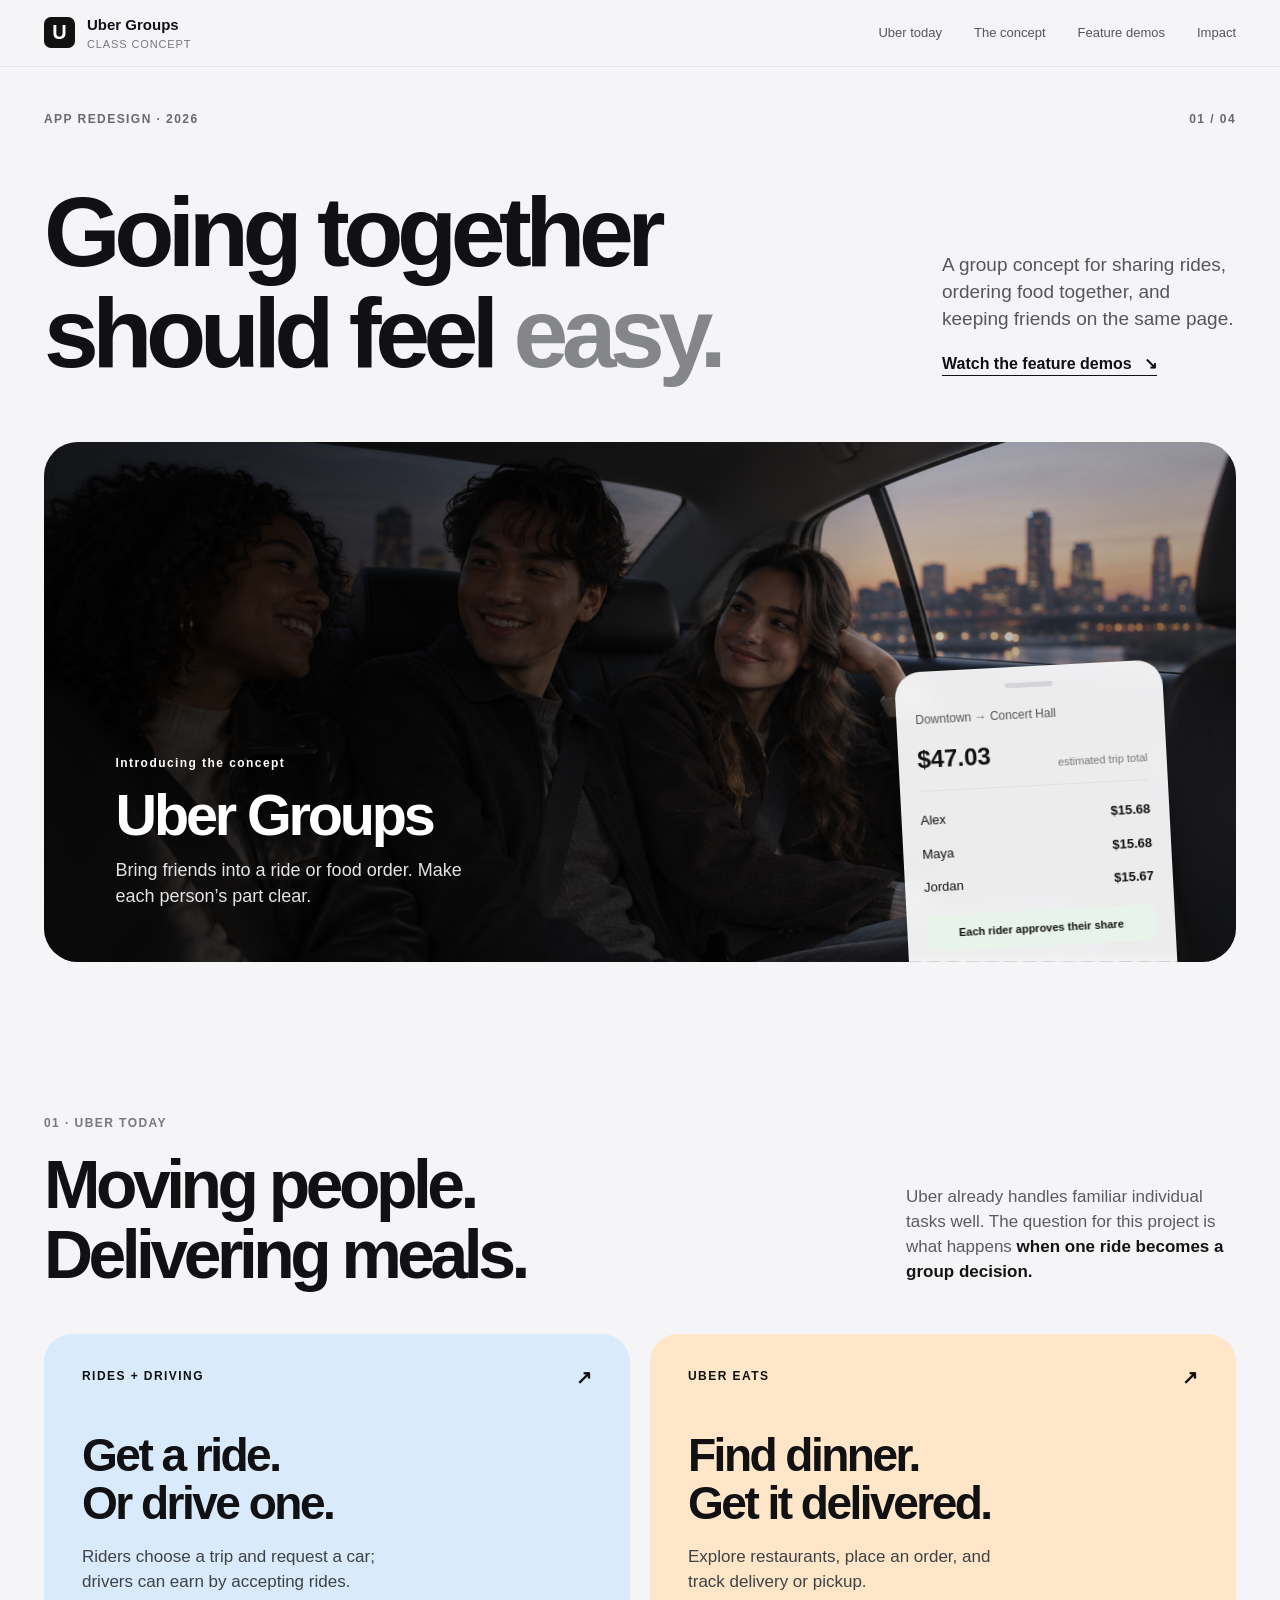
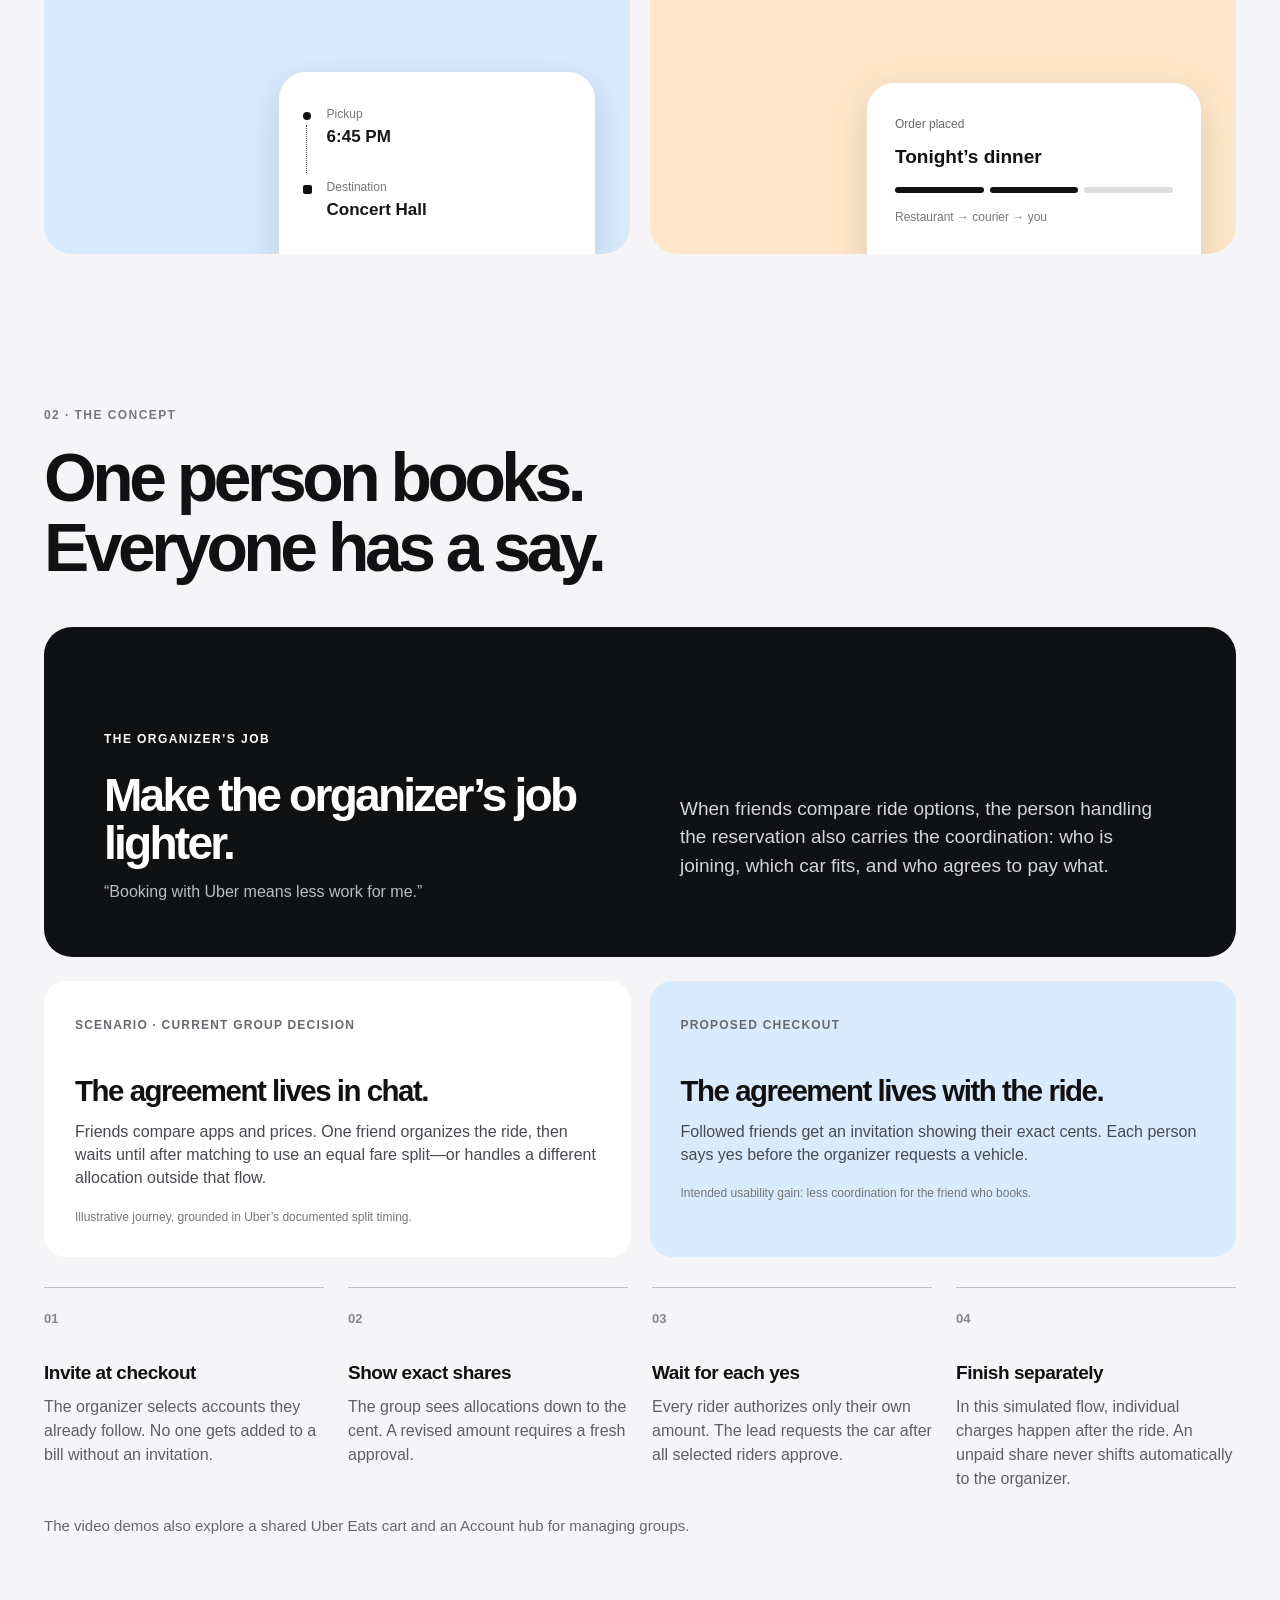
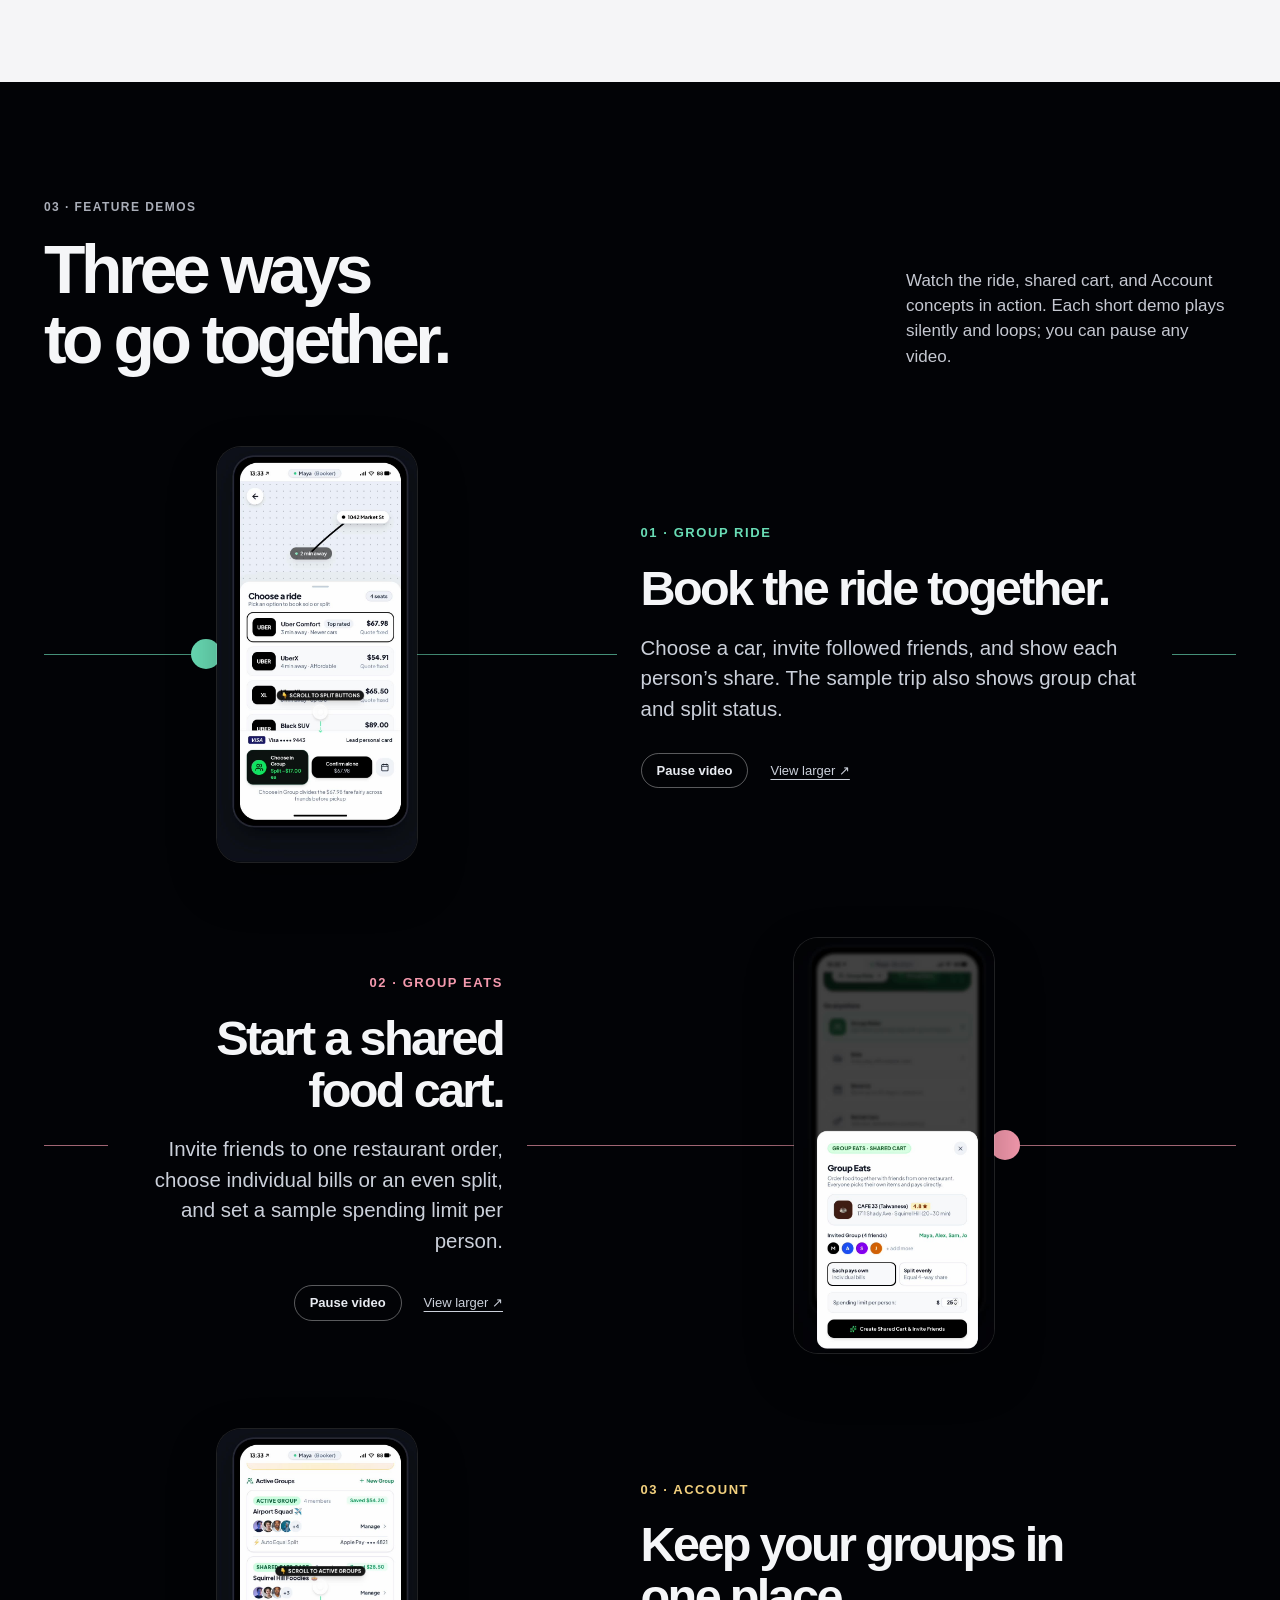
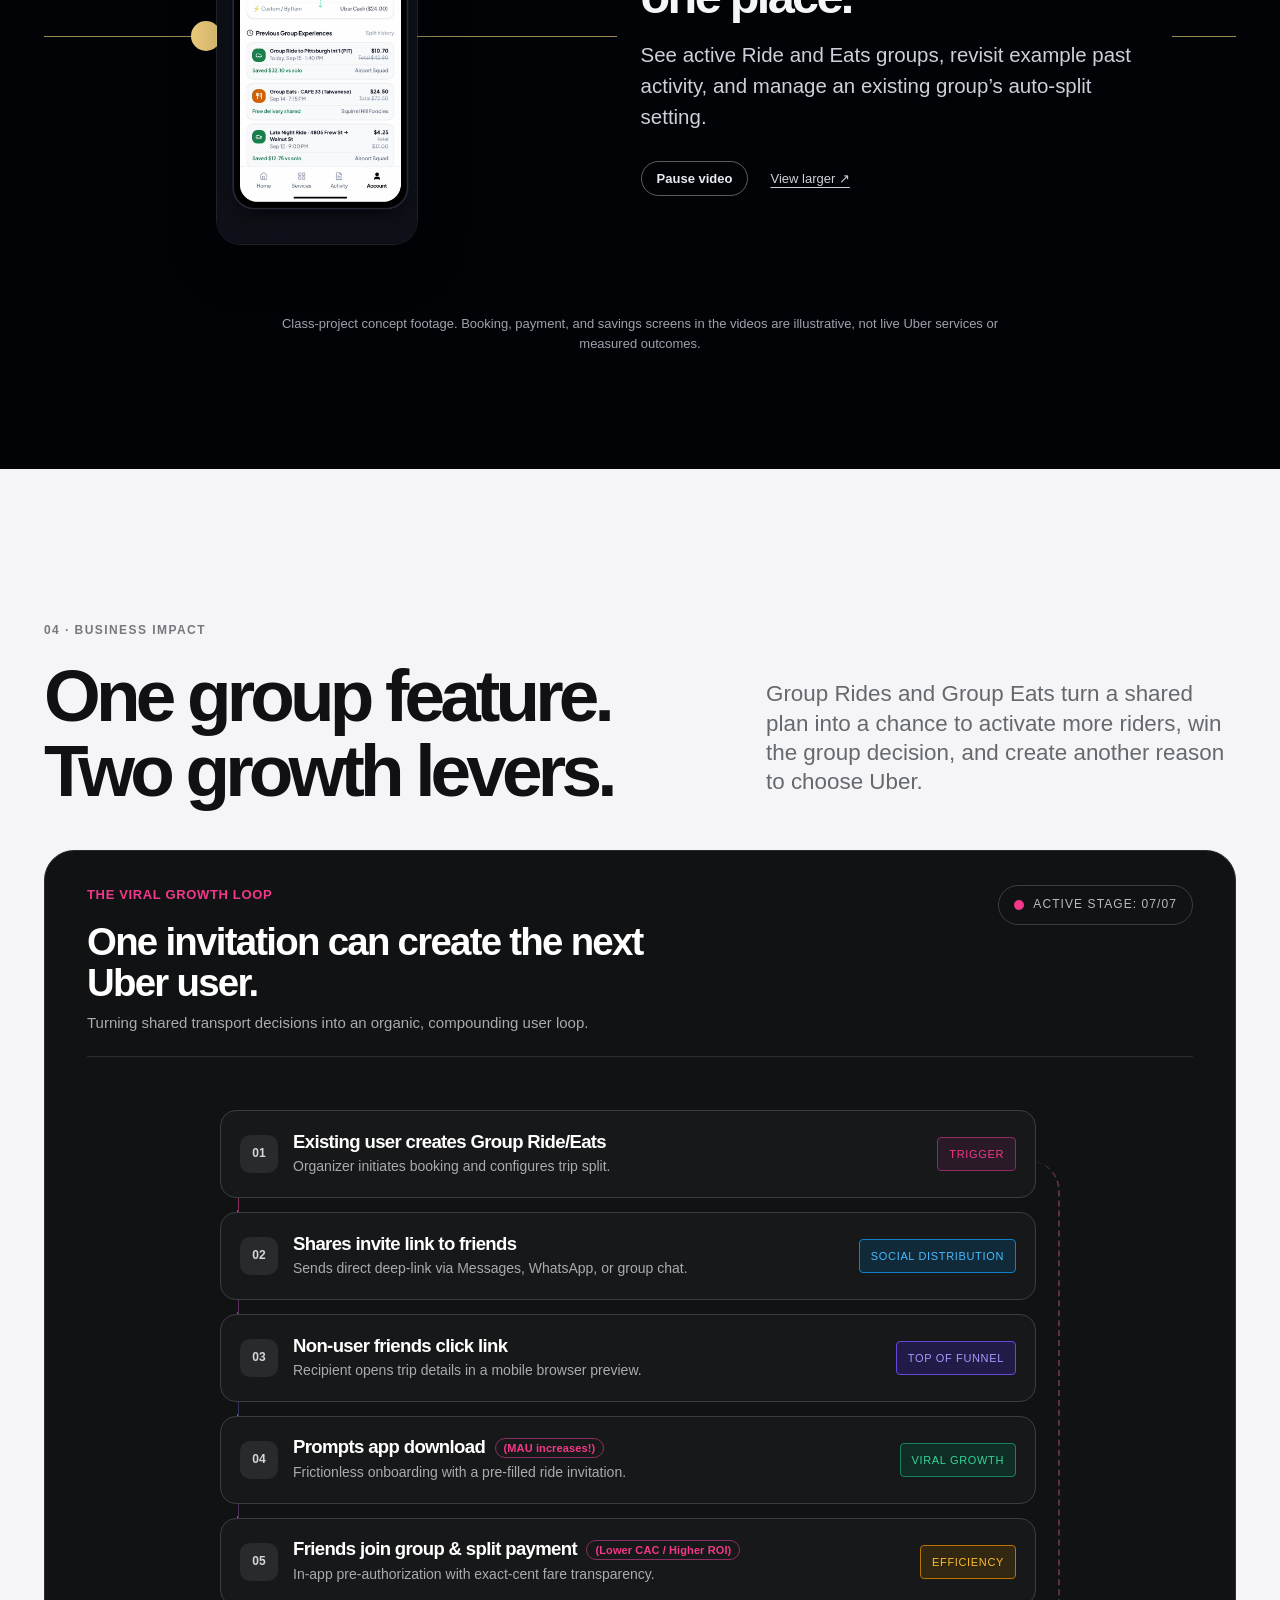
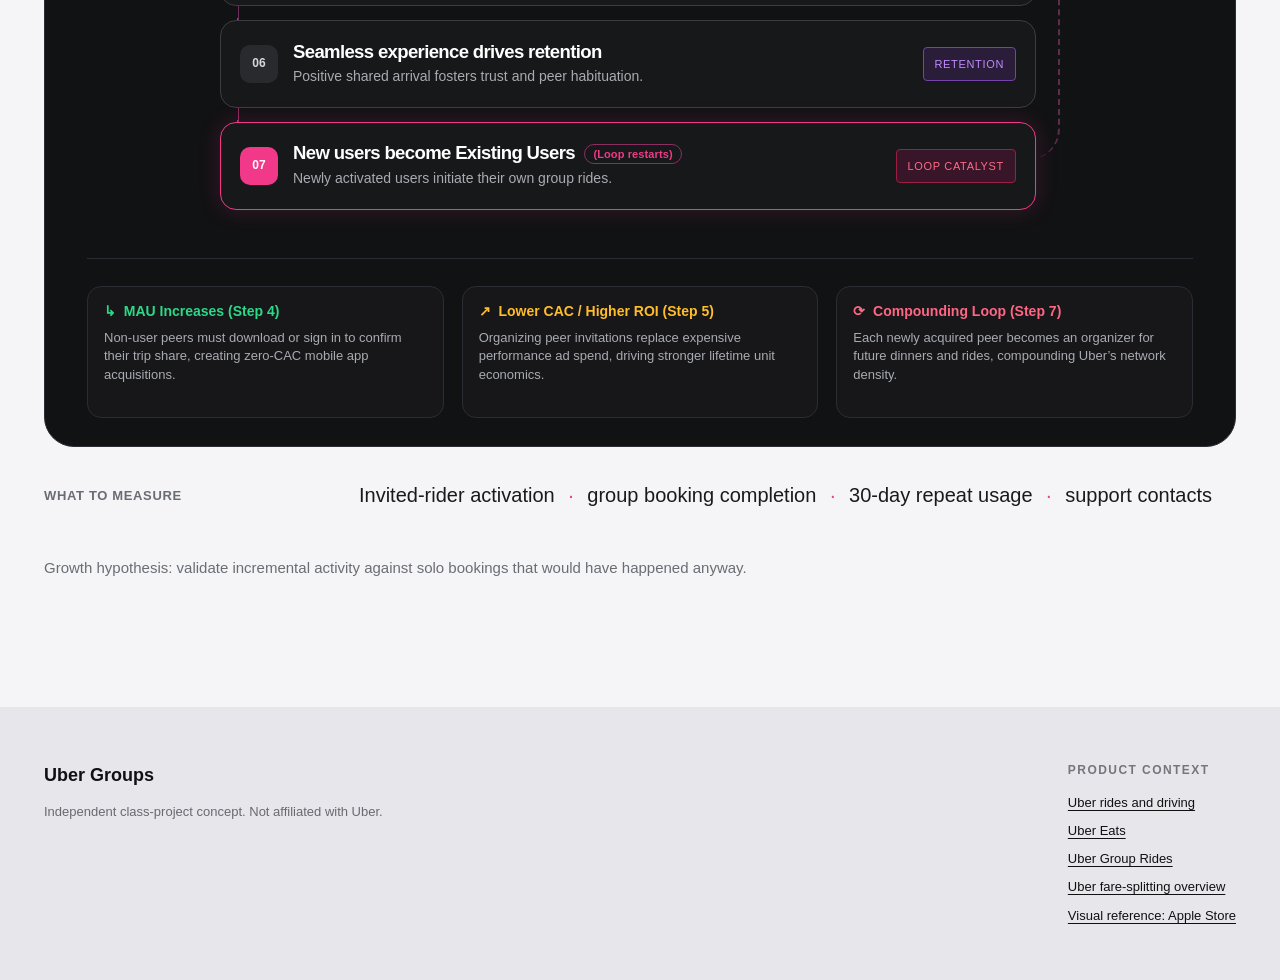
<file: index.html>
<!doctype html>
<html lang="en">
  <head>
    <meta charset="utf-8">
    <meta name="viewport" content="width=device-width, initial-scale=1">
    <meta name="theme-color" content="#f5f5f7">
    <meta name="description" content="Uber Groups: a class-project redesign of group rides, shared food orders, and group management, with three video demos and business hypotheses.">
    <title>Uber Groups — Three feature demos</title>
    <link rel="icon" type="image/svg+xml" href="data:image/svg+xml,%3Csvg xmlns='http://www.w3.org/2000/svg' viewBox='0 0 64 64'%3E%3Crect width='64' height='64' rx='15' fill='%23000000'/%3E%3Ccircle cx='24' cy='33' r='8' fill='white'/%3E%3Ccircle cx='41' cy='33' r='8' fill='white'/%3E%3C/svg%3E">
    <link rel="stylesheet" href="style.css">
    <script defer src="app.js"></script>
  </head>
  <body>
    <a class="skip-link" href="#main">Skip to content</a>
    <header class="site-header">
      <nav class="nav shell" aria-label="Main navigation">
        <a class="brand" href="#top" aria-label="Uber Groups, top of page"><span class="brand-square">U</span><span>Uber Groups <small>Class concept</small></span></a>
        <div class="nav-links"><a href="#today">Uber today</a><a href="#concept">The concept</a><a href="#prototype">Feature demos</a><a href="#impact">Impact</a></div><a class="mobile-nav" href="#prototype">Feature demos ↘</a>
      </nav>
    </header>
    <main id="main">
      <section id="top" class="hero shell">
        <div class="hero-topline"><span>APP REDESIGN · 2026</span><span>01 / 04</span></div>
        <div class="hero-intro"><h1>Going together<br>should feel <em>easy.</em></h1><div><p>A group concept for sharing rides, ordering food together, and keeping friends on the same page.</p><a class="text-link" href="#prototype">Watch the feature demos <span aria-hidden="true">↘</span></a></div></div>
        <div class="hero-feature" aria-label="Uber Groups concept preview">
          <div class="hero-feature-copy"><span class="eyebrow">Introducing the concept</span><h2>Uber Groups</h2><p>Bring friends into a ride or food order. Make each person’s part clear.</p></div>
          <div class="hero-mini-phone" aria-hidden="true"><div class="mini-handle"></div><div class="mini-route">Downtown → Concert Hall</div><div class="mini-fare"><strong>$47.03</strong><span>estimated trip total</span></div><div class="mini-split"><span>Alex</span><b>$15.68</b></div><div class="mini-split"><span>Maya</span><b>$15.68</b></div><div class="mini-split"><span>Jordan</span><b>$15.67</b></div><div class="mini-approval">Each rider approves their share</div></div>
        </div>
      </section>

      <section id="today" class="section shell">
        <div class="section-heading"><div><span class="section-number">01 · UBER TODAY</span><h2>Moving people.<br>Delivering meals.</h2></div><p>Uber already handles familiar individual tasks well. The question for this project is what happens <strong>when one ride becomes a group decision.</strong></p></div>
        <div class="today-grid">
          <article class="today-card rides-card"><div class="card-top"><span>RIDES + DRIVING</span><span aria-hidden="true">↗</span></div><h3>Get a ride.<br>Or drive one.</h3><p>Riders choose a trip and request a car; drivers can earn by accepting rides.</p><div class="rides-visual" aria-hidden="true"><span class="route-dot"></span><span class="route-line"></span><span class="route-dot end"></span><div>Pickup <b>6:45 PM</b></div><div>Destination <b>Concert Hall</b></div></div></article>
          <article class="today-card eats-card"><div class="card-top"><span>UBER EATS</span><span aria-hidden="true">↗</span></div><h3>Find dinner.<br>Get it delivered.</h3><p>Explore restaurants, place an order, and track delivery or pickup.</p><div class="eats-visual" aria-hidden="true"><span>Order placed</span><strong>Tonight’s dinner</strong><div class="eats-progress"><i></i><i></i><i></i></div><small>Restaurant → courier → you</small></div></article>
        </div>
      </section>

      <section id="concept" class="section shell concept-section">
        <div class="section-heading"><div><span class="section-number">02 · THE CONCEPT</span><h2>One person books.<br>Everyone has a say.</h2></div></div>
        <div class="concept-card"><div class="concept-left"><span class="eyebrow">THE ORGANIZER’S JOB</span><h3>Make the organizer’s job lighter.</h3><p class="korean">“Booking with Uber means less work for me.”</p></div><div class="concept-right"><p>When friends compare ride options, the person handling the reservation also carries the coordination: who is joining, which car fits, and who agrees to pay what.</p></div></div>
        <div class="usability-pair" aria-label="Group decision before and after this concept">
          <article><span>SCENARIO · CURRENT GROUP DECISION</span><h3>The agreement lives in chat.</h3><p>Friends compare apps and prices. One friend organizes the ride, then waits until after matching to use an equal fare split—or handles a different allocation outside that flow.</p><small>Illustrative journey, grounded in Uber’s documented split timing.</small></article>
          <article><span>PROPOSED CHECKOUT</span><h3>The agreement lives with the ride.</h3><p>Followed friends get an invitation showing their exact cents. Each person says yes before the organizer requests a vehicle.</p><small>Intended usability gain: less coordination for the friend who books.</small></article>
        </div>
        <div class="mechanism-grid"><article><span>01</span><h3>Invite at checkout</h3><p>The organizer selects accounts they already follow. No one gets added to a bill without an invitation.</p></article><article><span>02</span><h3>Show exact shares</h3><p>The group sees allocations down to the cent. A revised amount requires a fresh approval.</p></article><article><span>03</span><h3>Wait for each yes</h3><p>Every rider authorizes only their own amount. The lead requests the car after all selected riders approve.</p></article><article><span>04</span><h3>Finish separately</h3><p>In this simulated flow, individual charges happen after the ride. An unpaid share never shifts automatically to the organizer.</p></article></div>
        <p class="concept-extension">The video demos also explore a shared Uber Eats cart and an Account hub for managing groups.</p>
      </section>

      <section id="prototype" class="section prototype-section">
        <div class="shell">
          <div class="section-heading">
            <div><span class="section-number">03 · FEATURE DEMOS</span><h2>Three ways<br>to go together.</h2></div>
            <p>Watch the ride, shared cart, and Account concepts in action. Each short demo plays silently and loops; you can pause any video.</p>
          </div>
          <div class="feature-video-grid">
            <article class="feature-card feature-card--ride">
              <div class="feature-card-copy"><span class="feature-kicker">01 · GROUP RIDE</span><h3>Book the ride together.</h3><p>Choose a car, invite followed friends, and show each person’s share. The sample trip also shows group chat and split status.</p><div class="feature-card-controls"><button type="button" class="video-toggle" data-video="video-ride" data-title="Group Ride">Pause video</button><a href="assets/group-ride.mp4" target="_blank" rel="noopener noreferrer">View larger ↗</a></div></div>
              <div class="feature-media">
                <video id="video-ride" autoplay muted loop playsinline preload="metadata" poster="assets/group-ride-poster.jpg" width="716" height="1486" aria-label="Group Ride concept walkthrough">
                  <source src="assets/group-ride.mp4" type="video/mp4">
                  <a href="assets/group-ride.mp4">Watch the Group Ride video</a>
                </video>
              </div>
            </article>
            <article class="feature-card feature-card--eats">
              <div class="feature-card-copy"><span class="feature-kicker">02 · GROUP EATS</span><h3>Start a shared food cart.</h3><p>Invite friends to one restaurant order, choose individual bills or an even split, and set a sample spending limit per person.</p><div class="feature-card-controls"><button type="button" class="video-toggle" data-video="video-eats" data-title="Group Eats">Pause video</button><a href="assets/group-eats.mp4" target="_blank" rel="noopener noreferrer">View larger ↗</a></div></div>
              <div class="feature-media">
                <video id="video-eats" autoplay muted loop playsinline preload="metadata" poster="assets/group-eats-poster.jpg" width="716" height="1486" aria-label="Group Eats shared-cart concept walkthrough">
                  <source src="assets/group-eats.mp4" type="video/mp4">
                  <a href="assets/group-eats.mp4">Watch the Group Eats video</a>
                </video>
              </div>
            </article>
            <article class="feature-card feature-card--account">
              <div class="feature-card-copy"><span class="feature-kicker">03 · ACCOUNT</span><h3>Keep your groups in one place.</h3><p>See active Ride and Eats groups, revisit example past activity, and manage an existing group’s auto-split setting.</p><div class="feature-card-controls"><button type="button" class="video-toggle" data-video="video-account" data-title="Account">Pause video</button><a href="assets/account-groups.mp4" target="_blank" rel="noopener noreferrer">View larger ↗</a></div></div>
              <div class="feature-media">
                <video id="video-account" autoplay muted loop playsinline preload="metadata" poster="assets/account-groups-poster.jpg" width="716" height="1486" aria-label="Account groups hub concept walkthrough">
                  <source src="assets/account-groups.mp4" type="video/mp4">
                  <a href="assets/account-groups.mp4">Watch the Account video</a>
                </video>
              </div>
            </article>
          </div>
          <p class="feature-disclaimer">Class-project concept footage. Booking, payment, and savings screens in the videos are illustrative, not live Uber services or measured outcomes.</p>
        </div>
      </section>

      <section id="impact" class="section shell impact-section">
        <div class="section-heading impact-intro">
          <div><span class="section-number">04 · BUSINESS IMPACT</span><h2>One group feature.<br>Two growth levers.</h2></div>
          <p>Group Rides and Group Eats turn a shared plan into a chance to activate more riders, win the group decision, and create another reason to choose Uber.</p>
        </div>
        <div class="growth-loop">
          <div class="growth-loop-head">
            <div><span class="growth-loop-kicker">THE VIRAL GROWTH LOOP</span><h3>One invitation can create the next<br class="desktop-break"> Uber user.</h3><p>Turning shared transport decisions into an organic, compounding user loop.</p></div>
            <span class="growth-loop-status"><i aria-hidden="true"></i> ACTIVE STAGE: 07/07</span>
          </div>
          <div class="growth-steps">
            <article class="growth-step growth-step--trigger"><span class="step-number">01</span><div><h4>Existing user creates Group Ride/Eats</h4><p>Organizer initiates booking and configures trip split.</p></div><span class="growth-tag growth-tag--pink">TRIGGER</span></article>
            <article class="growth-step"><span class="step-number">02</span><div><h4>Shares invite link to friends</h4><p>Sends direct deep-link via Messages, WhatsApp, or group chat.</p></div><span class="growth-tag growth-tag--blue">SOCIAL DISTRIBUTION</span></article>
            <article class="growth-step"><span class="step-number">03</span><div><h4>Non-user friends click link</h4><p>Recipient opens trip details in a mobile browser preview.</p></div><span class="growth-tag growth-tag--violet">TOP OF FUNNEL</span></article>
            <article class="growth-step"><span class="step-number">04</span><div><h4>Prompts app download <b>(MAU increases!)</b></h4><p>Frictionless onboarding with a pre-filled ride invitation.</p></div><span class="growth-tag growth-tag--green">VIRAL GROWTH</span></article>
            <article class="growth-step"><span class="step-number">05</span><div><h4>Friends join group &amp; split payment <b>(Lower CAC / Higher ROI)</b></h4><p>In-app pre-authorization with exact-cent fare transparency.</p></div><span class="growth-tag growth-tag--amber">EFFICIENCY</span></article>
            <article class="growth-step"><span class="step-number">06</span><div><h4>Seamless experience drives retention</h4><p>Positive shared arrival fosters trust and peer habituation.</p></div><span class="growth-tag growth-tag--lilac">RETENTION</span></article>
            <article class="growth-step growth-step--catalyst"><span class="step-number">07</span><div><h4>New users become Existing Users <b>(Loop restarts)</b></h4><p>Newly activated users initiate their own group rides.</p></div><span class="growth-tag growth-tag--rose">LOOP CATALYST</span></article>
          </div>
          <div class="growth-outcomes">
            <article><strong>↳ &nbsp;MAU Increases (Step 4)</strong><p>Non-user peers must download or sign in to confirm their trip share, creating zero-CAC mobile app acquisitions.</p></article>
            <article><strong>↗ &nbsp;Lower CAC / Higher ROI (Step 5)</strong><p>Organizing peer invitations replace expensive performance ad spend, driving stronger lifetime unit economics.</p></article>
            <article><strong>⟳ &nbsp;Compounding Loop (Step 7)</strong><p>Each newly acquired peer becomes an organizer for future dinners and rides, compounding Uber’s network density.</p></article>
          </div>
        </div>
        <div class="measure-row"><strong>WHAT TO MEASURE</strong><p>Invited-rider activation <span>·</span> group booking completion <span>·</span> 30-day repeat usage <span>·</span> support contacts</p></div>
        <p class="growth-hypothesis">Growth hypothesis: validate incremental activity against solo bookings that would have happened anyway.</p>
      </section>

    </main>
    <footer class="footer"><div class="shell footer-inner"><div><strong>Uber Groups</strong><p>Independent class-project concept. Not affiliated with Uber.</p></div><div class="source-links"><span>PRODUCT CONTEXT</span><a href="https://www.uber.com/" target="_blank" rel="noopener noreferrer">Uber rides and driving</a><a href="https://www.ubereats.com/" target="_blank" rel="noopener noreferrer">Uber Eats</a><a href="https://www.uber.com/us/en/ride/group-rides/" target="_blank" rel="noopener noreferrer">Uber Group Rides</a><a href="https://www.uber.com/us/en/u/ride-for-less/" target="_blank" rel="noopener noreferrer">Uber fare-splitting overview</a><a href="https://www.apple.com/store" target="_blank" rel="noopener noreferrer">Visual reference: Apple Store</a></div></div></footer>
  </body>
</html>
</file>
<file: style.css>
:root{color-scheme:light;--ink:#111113;--muted:#5b5c62;--bg:#f5f5f7;--line:#dedee2;--white:#fff;--blue:#d8eafb;--peach:#ffe6c8;--radius:28px}
*{box-sizing:border-box}html{scroll-behavior:smooth}body{margin:0;background:var(--bg);color:var(--ink);font-family:-apple-system,BlinkMacSystemFont,"Segoe UI",Arial,sans-serif;line-height:1.48}button,input{font:inherit}button{cursor:pointer}a{color:inherit}a:focus-visible,button:focus-visible,input:focus-visible{outline:3px solid #277bd0;outline-offset:3px}.skip-link{position:absolute;top:-100px;left:16px;background:#fff;padding:10px;z-index:10}.skip-link:focus{top:10px}.shell{width:min(1320px,calc(100% - 88px));margin-inline:auto}.site-header{position:sticky;top:0;z-index:20;background:rgba(245,245,247,.84);backdrop-filter:blur(18px);border-bottom:1px solid rgba(20,20,20,.07)}.nav{min-height:66px;display:flex;align-items:center;justify-content:space-between;gap:24px}.brand{display:flex;align-items:center;gap:12px;text-decoration:none;font-size:15px;font-weight:760;white-space:nowrap}.brand small{display:block;color:#77787c;font-size:11px;font-weight:500;letter-spacing:.08em;text-transform:uppercase}.brand-square{display:grid;place-items:center;width:31px;height:31px;border-radius:7px;background:#111;color:#fff;font-size:20px;font-weight:650}.nav-links{display:flex;gap:32px}.nav-links a,.mobile-nav{font-size:13px;text-decoration:none;color:#55565b}.nav-links a:hover,.mobile-nav:hover{color:#000}.mobile-nav{display:none}.hero{padding-top:44px}.hero-topline,.section-number,.eyebrow,.card-top,.phone-label span,.demo-legend span,.impact-index,.impact-card .metric,.source-links span{font-size:12px;font-weight:760;letter-spacing:.12em}.hero-topline{display:flex;justify-content:space-between;color:#696a70}.hero-intro{display:flex;align-items:end;justify-content:space-between;gap:54px;padding:53px 0 57px}.hero h1,.section-heading h2{margin:0;letter-spacing:-.066em;font-weight:720;line-height:1.03}.hero h1{font-size:clamp(3.7rem,7.7vw,8rem)}.hero h1 em{font-style:normal;color:#85868a}.hero-intro>div{max-width:294px;padding-bottom:9px}.hero-intro p{font-size:19px;line-height:1.42;margin:0 0 19px;color:#55565b}.text-link{font-weight:700;text-decoration:none;border-bottom:1.5px solid currentColor;padding-bottom:3px}.text-link span{margin-left:8px}.hero-feature{position:relative;isolation:isolate;min-height:520px;border-radius:34px;overflow:hidden;background:#171a1f url("assets/ride-friends.png") center 43%/cover no-repeat;color:#fff}.hero-feature:before{content:"";position:absolute;inset:0;background:linear-gradient(90deg,rgba(0,0,0,.86) 0%,rgba(0,0,0,.67) 32%,rgba(0,0,0,.17) 72%,rgba(0,0,0,.28) 100%);z-index:-1}.hero-feature-copy{position:absolute;left:6%;bottom:10%;max-width:350px}.hero-feature-copy h2{font-size:clamp(2.7rem,4.5vw,4.7rem);letter-spacing:-.055em;line-height:1.02;margin:12px 0}.hero-feature-copy p{font-size:18px;color:#e4e4e6;margin:0}.hero-mini-phone{position:absolute;right:5.5%;bottom:-22px;width:min(268px,27%);min-height:316px;padding:16px 19px 38px;background:rgba(250,250,251,.94);color:#111;border-radius:26px 26px 0 0;box-shadow:0 22px 65px rgba(0,0,0,.4);backdrop-filter:blur(8px);transform:rotate(-3deg)}.mini-handle{width:48px;height:5px;border-radius:5px;background:#d4d5d8;margin:0 auto 19px}.mini-route{font-size:12px;color:#555}.mini-fare{display:flex;justify-content:space-between;align-items:end;margin:12px 0;border-bottom:1px solid #e1e1e3;padding-bottom:14px}.mini-fare strong{font-size:24px}.mini-fare span{max-width:90px;text-align:right;font-size:11px;color:#777}.mini-split{display:flex;justify-content:space-between;padding:7px 0;font-size:13px}.mini-approval{background:#e8f4eb;border-radius:10px;padding:10px;margin-top:12px;font-size:11px;font-weight:700;text-align:center}.section{padding-top:148px;scroll-margin-top:65px}.section-heading{display:flex;align-items:end;justify-content:space-between;gap:50px;margin-bottom:44px}.section-heading>div{max-width:760px}.section-heading h2{font-size:clamp(3.25rem,5.3vw,6.3rem);margin-top:17px}.section-heading>p{max-width:330px;font-size:17px;color:var(--muted);margin:0 0 6px}.section-heading a{text-decoration-thickness:1px;text-underline-offset:3px}.section-number{color:#77787f}.today-grid{display:grid;grid-template-columns:1fr 1fr;gap:20px}.today-card{min-height:520px;padding:34px 38px;border-radius:var(--radius);overflow:hidden;position:relative}.rides-card{background:var(--blue)}.eats-card{background:var(--peach)}.card-top{display:flex;justify-content:space-between}.card-top span:last-child{font-size:19px;line-height:1;letter-spacing:normal}.today-card h3{font-size:clamp(2.5rem,3.6vw,4.6rem);letter-spacing:-.055em;line-height:1.03;margin:45px 0 17px}.today-card p{max-width:310px;margin:0;font-size:17px;color:#3e4246}.rides-visual,.eats-visual{position:absolute;bottom:-20px;right:35px;width:54%;min-width:245px;background:#fff;border-radius:27px 27px 0 0;padding:28px;box-shadow:0 12px 35px rgba(23,44,71,.15)}.rides-visual{height:202px;padding-left:48px}.rides-visual div{display:flex;flex-direction:column;margin:6px 0 30px;font-size:12px;color:#777}.rides-visual b{font-size:17px;color:#161616}.route-dot{position:absolute;top:40px;left:24px;width:8px;height:8px;border-radius:50%;background:#111}.route-dot.end{top:113px;width:9px;height:9px;border-radius:2px}.route-line{position:absolute;top:53px;left:27px;height:48px;border-left:1.5px dotted #555}.eats-visual{bottom:-25px;width:57%;height:196px}.eats-visual>span{font-size:12px;color:#686868}.eats-visual strong{display:block;font-size:19px;margin:8px 0 16px}.eats-progress{display:flex;gap:6px}.eats-progress i{flex:1;height:6px;background:#111;border-radius:5px}.eats-progress i:last-child{background:#ddd}.eats-visual small{display:block;margin-top:16px;color:#777;font-size:12px}.concept-card{display:grid;grid-template-columns:1fr 1fr;gap:80px;align-items:end;min-height:330px;border-radius:var(--radius);background:#101113;color:white;padding:53px 60px}.concept-left h3{font-size:clamp(2.5rem,3.6vw,4.3rem);letter-spacing:-.06em;line-height:1.04;margin:22px 0 12px}.korean{color:#b9bdc5;font-size:16px;margin:0}.concept-right p{font-size:19px;color:#d3d5d9;margin:0 0 24px}.concept-right .hypothesis{font-size:13px;margin:0;color:#a6a8ad}.mechanism-grid{display:grid;grid-template-columns:repeat(4,1fr);gap:24px;margin-top:30px}.mechanism-grid article{border-top:1px solid #bdbec3;padding-top:18px}.mechanism-grid article>span{font-size:13px;color:#85868b;font-weight:700}.mechanism-grid h3{font-size:19px;letter-spacing:-.025em;margin:29px 0 8px}.mechanism-grid p{font-size:15px;color:#5e5f65;line-height:1.5;margin:0}.prototype-section{background:#e9e9ed;margin-top:145px;padding:112px 0 116px}.prototype-section .section-heading{margin-bottom:34px}.demo-legend{display:flex;align-items:baseline;gap:18px;border-top:1px solid #ccccd2;padding:16px 0 31px}.demo-legend p{font-size:14px;color:#62636a;margin:0}.demo-grid{display:grid;grid-template-columns:minmax(0,1fr) minmax(0,1fr) minmax(220px,.77fr);gap:23px;align-items:start}.phone-column{min-width:0}.phone-label{display:flex;justify-content:space-between;align-items:center;padding:0 7px 14px}.phone-label strong{font-size:14px}.phone{width:min(100%,336px);height:620px;margin-inline:auto;padding:7px;background:#111;border-radius:42px;box-shadow:0 24px 48px rgba(26,28,33,.16);position:relative}.phone-notch{position:absolute;top:7px;left:50%;transform:translateX(-50%);width:99px;height:19px;background:#111;border-radius:0 0 12px 12px;z-index:2}.phone-screen{height:100%;overflow:auto;scrollbar-width:thin;border-radius:35px;background:#fafafa;padding:32px 19px 24px}.demo-aside{background:#fff;border-radius:25px;min-height:430px;padding:30px}.demo-aside h3{font-size:29px;line-height:1.1;letter-spacing:-.045em;margin:13px 0}.demo-aside p{font-size:15px;color:#62636a;margin:0 0 25px}.aside-inner{position:sticky;top:100px}.demo-note{border-top:1px solid #e5e5e8;margin-top:22px;padding-top:14px;min-height:65px;color:#62636a;font-size:13px}.demo-footnote{max-width:750px;margin:30px auto 0;text-align:center;font-size:13px;color:#62636a}.demo-control{display:block;width:100%;border:1px solid #d7d8dc;background:#fff;color:#111;border-radius:11px;text-align:left;padding:11px 13px;font-size:14px;font-weight:650;margin-top:9px}.demo-control:hover{background:#f1f3f5}.demo-control:disabled{opacity:.5;cursor:not-allowed}.demo-control.primary-control{background:#111;color:#fff;border-color:#111}.demo-control.primary-control:hover{background:#383838}.control-group-label{display:block;font-size:12px;font-weight:700;color:#73747a;letter-spacing:.1em;margin:18px 0 7px}.rider-switch{display:flex;gap:6px}.rider-switch button{flex:1;padding:9px 6px;border:1px solid #d7d8dc;background:#fff;border-radius:9px;font-size:13px}.rider-switch button[aria-pressed="true"]{background:#111;color:#fff;border-color:#111}.screen-kicker{font-size:12px;color:#68696e;font-weight:700;letter-spacing:.04em;margin:3px 0 6px}.screen-title{font-size:26px;line-height:1.07;letter-spacing:-.055em;margin:0 0 18px}.route-box,.ride-card,.split-box,.invite-box,.result-box{background:#fff;border:1px solid #e7e7e9;border-radius:15px;padding:14px;margin:12px 0}.route-box div{display:flex;align-items:center;gap:9px;font-size:13px;margin:6px 0}.route-box i{width:8px;height:8px;background:#111;border-radius:50%;display:inline-block}.route-box div:last-child i{border-radius:1px}.ride-card{display:flex;justify-content:space-between;align-items:center}.ride-card strong{display:block;font-size:15px}.ride-card small{font-size:12px;color:#777}.ride-card b{font-size:16px}.section-mini{font-size:14px;font-weight:760;margin:20px 0 9px}.person-check{display:flex;align-items:center;gap:10px;background:#fff;border:1px solid #e7e7e9;border-radius:12px;padding:11px;margin:7px 0;font-size:14px}.person-check input{width:18px;height:18px;accent-color:#111}.person-check span{flex:1}.person-check small{color:#73747a;font-size:11px}.split-box{padding:12px 14px}.split-row{display:flex;justify-content:space-between;align-items:center;padding:6px 0;font-size:14px}.split-row strong{font-size:15px}.split-row small{font-size:11px;color:#666}.screen-help{color:#68696f;font-size:12px;line-height:1.43;margin:11px 0}.screen-button{width:100%;border:0;border-radius:11px;background:#111;color:#fff;padding:13px 9px;font-size:14px;font-weight:740;margin:12px 0 5px}.screen-button:disabled{background:#c7c7c9;color:#666;cursor:not-allowed}.screen-button.secondary{background:#e8e8eb;color:#111}.screen-button.secondary:hover{background:#d7d7dc}.status-list{list-style:none;padding:0;margin:0}.status-list li{display:flex;align-items:center;justify-content:space-between;gap:10px;border-bottom:1px solid #e8e8ea;padding:11px 1px;font-size:14px}.status-list li:last-child{border:0}.status-tag{font-size:11px;font-weight:750;padding:5px 7px;border-radius:7px;white-space:nowrap;background:#ededf0}.status-tag.approved,.status-tag.paid{background:#e2f2e8;color:#145132}.status-tag.declined,.status-tag.expired,.status-tag.failed{background:#fae7e5;color:#84332c}.status-tag.pending{background:#fff0cd;color:#5c4518}.invite-box .amount{font-size:36px;line-height:1;font-weight:750;letter-spacing:-.06em;margin:14px 0 6px}.invite-box .amount-label{font-size:12px;color:#68696e}.invite-box .approval-copy{font-size:13px;margin-top:16px}.result-box{background:#e6f3e9;border-color:#d4e9da}.result-box h4{font-size:17px;margin:0 0 5px}.result-box p{font-size:13px;margin:0}.rider-choice{display:flex;gap:8px}.rider-choice .screen-button{flex:1}.rider-choice .screen-button.secondary{background:#ececef}.error-text{color:#953b33;font-size:13px;font-weight:700}.impact-section{padding-bottom:145px}.impact-grid{display:grid;grid-template-columns:repeat(3,1fr);gap:19px}.impact-card{display:flex;flex-direction:column;min-height:370px;background:#fff;padding:34px;border-radius:var(--radius)}.impact-index{color:#73747a}.impact-card h3{font-size:clamp(2rem,2.5vw,3rem);letter-spacing:-.05em;line-height:1.08;margin:62px 0 13px}.impact-card p{font-size:16px;color:#5f6065;margin:0}.impact-card .metric{margin-top:auto;padding-top:24px;color:#252627;font-size:11px;letter-spacing:.03em}.scenario{display:grid;grid-template-columns:1fr 1fr;gap:50px;align-items:center;background:#111;color:#fff;border-radius:var(--radius);padding:52px 56px;margin-top:22px}.scenario h3{font-size:42px;letter-spacing:-.055em;line-height:1.04;margin:20px 0 13px}.scenario p{font-size:17px;color:#c9c9cd;max-width:520px;margin:0}.scenario-compare{display:flex;align-items:center;justify-content:center;gap:15px}.scenario-compare>div{display:flex;flex-direction:column;background:#2b2d31;border-radius:16px;padding:24px;width:42%;min-height:160px}.scenario-compare span:not(.compare-arrow){font-size:11px;font-weight:750;color:#c5c6c9;letter-spacing:.12em}.scenario-compare strong{font-size:44px;letter-spacing:-.06em;margin:8px 0}.scenario-compare small{font-size:12px;color:#d5d5da}.compare-arrow{font-size:23px}.impact-close{display:flex;gap:46px;align-items:start;margin-top:34px;padding:29px 0;border-top:1px solid #ccced2}.impact-close strong{min-width:210px;font-size:20px}.impact-close p{max-width:760px;font-size:16px;color:#5d5e64;margin:0}.footer{background:#e7e7eb;padding:55px 0}.footer-inner{display:flex;justify-content:space-between;gap:30px}.footer strong{font-size:18px}.footer p{color:#686a70;font-size:13px}.source-links{display:flex;align-items:start;flex-direction:column;gap:9px;font-size:13px}.source-links span{color:#74767c;margin-bottom:4px}.source-links a{text-underline-offset:3px}
@media(max-width:1050px){.shell{width:min(100% - 52px,1320px)}.hero-intro{gap:20px}.hero-mini-phone{right:4%;width:250px}.mechanism-grid{grid-template-columns:repeat(2,1fr)}.demo-grid{grid-template-columns:1fr 1fr}.demo-aside{grid-column:1/-1;min-height:auto}.aside-inner{position:static}.scenario{gap:24px;padding:42px}.scenario-compare{gap:8px}}
@media(max-width:740px){.shell{width:calc(100% - 34px)}.nav-links{display:none}.mobile-nav{display:block}.hero{padding-top:28px}.hero-intro,.section-heading{display:block}.hero-intro{padding:38px 0 34px}.hero h1{font-size:clamp(3.3rem,11vw,5rem)}.hero-intro>div{max-width:430px;padding:20px 0 0}.hero-intro p{font-size:17px}.hero-feature{min-height:510px;border-radius:25px;background-position:46% center}.hero-feature:before{background:linear-gradient(0deg,rgba(0,0,0,.87),rgba(0,0,0,.03) 78%)}.hero-feature-copy{bottom:29px;left:26px;right:25px;max-width:none}.hero-feature-copy h2{font-size:2.9rem}.hero-feature-copy p{font-size:16px;max-width:300px}.hero-mini-phone{display:none}.section{padding-top:105px}.section-heading h2{font-size:clamp(3rem,8vw,4.4rem)}.section-heading>p{max-width:620px;margin-top:20px}.today-grid,.concept-card,.impact-grid,.scenario{grid-template-columns:1fr}.today-card{min-height:420px}.concept-card{gap:36px;padding:37px;min-height:auto}.concept-left h3{font-size:3rem}.concept-right p{font-size:17px}.prototype-section{margin-top:105px;padding:83px 0}.impact-card{min-height:280px}.impact-card h3{margin-top:36px}.scenario-compare{justify-content:start}}
@media(max-width:600px){.hero-feature{min-height:440px}.today-card{padding:25px;min-height:380px}.today-card h3{font-size:2.9rem;margin-top:35px}.today-card p{max-width:210px;font-size:15px}.rides-visual,.eats-visual{right:15px;min-width:0;width:62%;transform:scale(.82);transform-origin:bottom right}.mechanism-grid{grid-template-columns:1fr 1fr;gap:22px}.mechanism-grid h3{font-size:17px;margin-top:19px}.mechanism-grid p{font-size:14px}.demo-grid{grid-template-columns:1fr}.phone-column{width:min(100%,380px);margin-inline:auto}.demo-aside{grid-column:auto}.demo-legend{display:block}.demo-legend p{margin-top:7px}.phone{height:610px}.scenario{padding:30px 24px}.scenario h3{font-size:33px}.scenario-compare>div{padding:18px;width:45%}.scenario-compare strong{font-size:36px}.impact-close{display:block}.impact-close p{margin-top:12px}.footer-inner{display:block}.source-links{margin-top:28px}}
@media(max-width:400px){.hero h1{font-size:3.05rem}.hero-feature{min-height:400px}.hero-feature-copy h2{font-size:2.55rem}.today-card h3{font-size:2.5rem}.rides-visual,.eats-visual{transform:scale(.75)}.concept-card{padding:27px}.concept-left h3{font-size:2.5rem}.mechanism-grid{grid-template-columns:1fr}.phone{height:610px}.phone-screen{padding-inline:15px}}
@media(prefers-reduced-motion:reduce){html{scroll-behavior:auto}}
.original-demo{display:flex;justify-content:space-between;align-items:center;gap:25px;background:#fff;border-radius:24px;padding:27px 32px;margin-bottom:25px}.original-demo h3{font-size:28px;letter-spacing:-.045em;margin:8px 0 4px}.original-demo p{font-size:14px;color:#66676c;margin:0}.original-demo a{display:inline-flex;align-items:center;gap:16px;background:#111;color:#fff;text-decoration:none;border-radius:100px;padding:13px 18px;font-size:14px;font-weight:740;white-space:nowrap}.original-demo a:hover{background:#393939}
@media(max-width:600px){.original-demo{display:block;padding:25px}.original-demo a{margin-top:20px}}
.usability-pair{display:grid;grid-template-columns:1fr 1fr;gap:19px;margin-top:24px}.usability-pair article{border-radius:22px;background:#fff;padding:31px;min-height:270px}.usability-pair article:last-child{background:#d9ebfc}.usability-pair article>span{font-size:12px;font-weight:760;letter-spacing:.1em;color:#696a70}.usability-pair h3{font-size:clamp(1.8rem,2.3vw,2.8rem);line-height:1.08;letter-spacing:-.05em;margin:40px 0 13px}.usability-pair p{font-size:16px;line-height:1.45;color:#484a50;margin:0 0 19px}.usability-pair small{display:block;font-size:12px;color:#74767a}
@media(max-width:740px){.usability-pair{grid-template-columns:1fr}.usability-pair article{min-height:0}.usability-pair h3{margin-top:26px}}
.mechanism-grid p{font-size:16px}.screen-help,.invite-box .approval-copy{font-size:14px}.status-tag.ready{background:#e7e7eb;color:#4e5055}
.demo-grid{width:min(780px,100%);grid-template-columns:repeat(2,minmax(0,1fr));gap:48px;margin-inline:auto}.phone-label,.rider-tabs{width:min(100%,336px);margin-inline:auto}.rider-tabs{margin-bottom:12px}.rider-tabs .rider-switch button{font-size:14px}.replay-link{margin-left:auto;background:none;border:0;padding:0;color:#222;text-decoration:underline;text-underline-offset:3px;font-size:14px;font-weight:650;white-space:nowrap}.replay-link[hidden]{display:none}.sr-only{position:absolute;width:1px;height:1px;padding:0;margin:-1px;overflow:hidden;clip:rect(0,0,0,0);white-space:nowrap;border:0}
@media(max-width:600px){.demo-grid{width:min(390px,100%);grid-template-columns:1fr;gap:35px}.replay-link{margin:12px 0 0}}

.concept-extension{margin:24px 0 0;color:#66676d;font-size:15px}
.prototype-section{background:#020306;color:#f5f6f8}
.prototype-section .section-number{color:#aaaeb8}
.prototype-section .section-heading>p{color:#c5c8d1}
.feature-video-grid{display:block}
.feature-card{--accent:#69dcb5;position:relative;isolation:isolate;display:grid;grid-template-columns:minmax(0,.43fr) minmax(0,.57fr);align-items:center;gap:clamp(42px,7vw,130px);min-height:485px;padding:24px clamp(20px,5vw,75px);background:transparent;border-radius:0;overflow:visible}
.feature-card::before{content:"";position:absolute;left:0;right:0;top:50%;height:1px;background:var(--accent);opacity:.65;z-index:-1}
.feature-card--eats{--accent:#f59aae}
.feature-card--account{--accent:#f2d07e}
.feature-card-copy{position:relative;z-index:1;max-width:560px;min-width:0;min-height:0;padding:18px 24px;background:#020306}
.feature-card:nth-child(odd) .feature-card-copy{grid-column:2;grid-row:1;justify-self:start}
.feature-card:nth-child(odd) .feature-media{grid-column:1;grid-row:1}
.feature-card:nth-child(even) .feature-card-copy{grid-column:1;grid-row:1;justify-self:end;text-align:right}
.feature-card:nth-child(even) .feature-media{grid-column:2;grid-row:1}
.feature-kicker{font-size:13px;font-weight:760;letter-spacing:.12em;color:var(--accent)}
.feature-card h3{font-size:clamp(2.65rem,3.8vw,4.3rem);letter-spacing:-.055em;line-height:1.06;margin:19px 0 18px}
.feature-card-copy p{font-size:clamp(1.2rem,1.6vw,1.45rem);line-height:1.5;color:#cbd0da;margin:0;max-width:560px}
.feature-card-controls{display:flex;align-items:center;gap:22px;margin-top:28px}
.feature-card:nth-child(even) .feature-card-controls{justify-content:flex-end}
.feature-card-controls a{font-size:13px;color:#cbd0da;text-decoration-thickness:1px;text-underline-offset:4px;white-space:nowrap}
.feature-card-controls a:hover{color:#fff}
.feature-media{position:relative;display:grid;place-items:center;min-width:0;padding:14px 0}
.feature-media::before{content:"";position:absolute;top:50%;left:calc(50% - 111px);width:30px;height:30px;border-radius:50%;transform:translate(-50%,-50%);background:var(--accent);z-index:-1}
.feature-card:nth-child(even) .feature-media::before{left:auto;right:calc(50% - 111px);transform:translate(50%,-50%)}
.feature-media video{position:relative;display:block;width:min(100%,200px);height:auto;aspect-ratio:716/1486;object-fit:contain;background:#020306;border-radius:24px;box-shadow:0 0 0 1px rgba(255,255,255,.12),0 20px 50px rgba(0,0,0,.28)}
.video-toggle{flex:none;background:transparent;color:#e8ebf1;border:1px solid rgba(255,255,255,.35);border-radius:30px;padding:9px 15px;font-size:13px;font-weight:700;line-height:1.2}
.video-toggle:hover{background:#1a1d24;border-color:rgba(255,255,255,.6)}
.feature-disclaimer{max-width:770px;margin:32px auto 0;text-align:center;font-size:13px;color:#9da2ad;line-height:1.5}
@media(max-width:880px){.feature-card{min-height:450px;gap:28px;padding-inline:8px}.feature-card h3{font-size:clamp(2.25rem,4vw,3.2rem)}.feature-card-copy p{font-size:18px}.feature-media video{width:min(100%,185px)}.feature-media::before{left:calc(50% - 103px)}.feature-card:nth-child(even) .feature-media::before{right:calc(50% - 103px)}}
@media(max-width:740px){.feature-card{display:flex;flex-direction:column;gap:0;min-height:0;padding:42px 0 46px}.feature-card::before{top:235px}.feature-card .feature-media{order:0;width:100%;padding:6px 0 20px}.feature-card .feature-media video{width:min(100%,180px)}.feature-card .feature-card-copy{order:1;width:min(100%,530px);padding:20px 12px;text-align:left}.feature-card:nth-child(even) .feature-card-copy{text-align:left}.feature-card:nth-child(even) .feature-card-controls{justify-content:flex-start}.feature-card h3{font-size:clamp(2.5rem,7vw,3.6rem)}.feature-card-copy p{font-size:19px}.feature-media::before{left:calc(50% - 101px)}.feature-card:nth-child(even) .feature-media::before{right:calc(50% - 101px)}}
@media(max-width:400px){.feature-card h3{font-size:2.45rem}.feature-card-copy p{font-size:18px}.feature-card-controls{gap:16px}.video-toggle{font-size:12px;padding:8px 11px}}
#today .section-heading strong{font-weight:800;color:#141414}

/* Business impact story */
#impact{scroll-margin-top:65px}
.impact-section{padding-bottom:128px}
.impact-intro{margin-bottom:42px}
.impact-intro h2{font-size:clamp(3.35rem,5.7vw,6.8rem)}
.impact-intro>p{max-width:470px;font-size:clamp(1.2rem,1.75vw,1.7rem);line-height:1.3;color:#666870;margin-bottom:12px}
.growth-loop{background:#111214;color:#fff;border:1px solid #2b2d34;border-radius:30px;padding:34px 42px 28px;overflow:hidden}
.growth-loop-head{display:flex;align-items:flex-start;justify-content:space-between;gap:24px;padding-bottom:22px;border-bottom:1px solid #292c34}
.growth-loop-kicker,.measure-row>strong{font-size:13px;font-weight:800;letter-spacing:.05em}
.growth-loop-kicker{display:block;color:#f23889}
.growth-loop h3{font-size:clamp(2rem,3vw,3.3rem);letter-spacing:-.045em;line-height:1.06;margin:18px 0 8px}
.growth-loop-head>div>p{margin:0;color:#a9abb2;font-size:15px}
.growth-loop-status{display:inline-flex;align-items:center;gap:9px;padding:10px 15px;border:1px solid #3b3d45;border-radius:999px;color:#b9bac2;font-size:12px;letter-spacing:.09em;white-space:nowrap}
.growth-loop-status i{width:10px;height:10px;border-radius:50%;background:#f23889;display:inline-block}
.growth-steps{position:relative;display:grid;gap:14px;max-width:840px;margin:53px auto 48px;padding-right:24px}
.growth-steps::before{content:"";position:absolute;left:18px;top:42px;bottom:42px;width:1px;background:linear-gradient(#f23889,#3f4a82 42%,#f23889);opacity:.62;z-index:0}
.growth-steps::after{content:"";position:absolute;right:0;top:51px;bottom:51px;width:32px;border-right:2px dashed #713458;border-radius:0 30px 30px 0;opacity:.8;z-index:0}
.growth-step{position:relative;z-index:1;display:grid;grid-template-columns:38px minmax(0,1fr) auto;gap:15px;align-items:center;min-height:88px;padding:15px 19px;border:1px solid #3b3d42;border-radius:16px;background:#171819}
.growth-step:not(:last-child)::after{content:"↓";position:absolute;left:12px;bottom:-26px;color:#7f8188;font-size:18px;line-height:1}
.growth-step--catalyst{border-color:#f23889;box-shadow:0 0 22px rgba(242,56,137,.18)}
.step-number{display:grid;place-items:center;width:38px;height:38px;border-radius:10px;background:#292a2e;color:#d6d7da;font-size:12px;font-weight:800}
.growth-step--catalyst .step-number{background:#f23889;color:#fff}
.growth-steps h4{font-size:clamp(1.05rem,1.45vw,1.4rem);letter-spacing:-.035em;line-height:1.1;margin:0 0 6px}
.growth-steps h4 b{display:inline-block;margin-left:5px;padding:3px 8px;border:1px solid #8b2e63;border-radius:999px;color:#f23889;font-size:11px;letter-spacing:.01em;vertical-align:middle}
.growth-steps p{font-size:14px;line-height:1.28;color:#a9abb2;margin:0;max-width:none}
.growth-tag{justify-self:end;padding:8px 11px;border:1px solid;border-radius:4px;font-size:11px;letter-spacing:.06em;white-space:nowrap}
.growth-tag--pink{color:#f23889;border-color:#8b2e63;background:#2a1926}.growth-tag--blue{color:#49baff;border-color:#0e82c6;background:#102a3a}.growth-tag--violet{color:#a89aff;border-color:#6848db;background:#201b47}.growth-tag--green{color:#35d39a;border-color:#16855e;background:#102d25}.growth-tag--amber{color:#ffbb2d;border-color:#b87400;background:#322710}.growth-tag--lilac{color:#c28aff;border-color:#7543a9;background:#291d39}.growth-tag--rose{color:#ff6a83;border-color:#9c1f43;background:#39152a}
.growth-outcomes{display:grid;grid-template-columns:repeat(3,1fr);gap:18px;padding-top:27px;border-top:1px solid #292c34}
.growth-outcomes article{min-height:132px;padding:16px;border:1px solid #2b2d34;border-radius:14px;background:#171719}
.growth-outcomes strong{display:block;font-size:14px;line-height:1.25;color:#2bd987}
.growth-outcomes article:nth-child(2) strong{color:#ffbd2c}.growth-outcomes article:nth-child(3) strong{color:#ff6684}
.growth-outcomes p{margin:9px 0 0;color:#a9abb2;font-size:13px;line-height:1.4}
.measure-row{display:grid;grid-template-columns:280px 1fr;gap:35px;align-items:center;padding:35px 0 0}
.measure-row>strong{color:#6a6c74}
.measure-row p{font-size:20px;line-height:1.35;margin:0;color:#191a1d}
.measure-row p span{color:#f23889;padding:0 8px}
.growth-hypothesis{font-size:15px;color:#6b6d75;margin:48px 0 0}
@media(max-width:1100px){.growth-loop{padding-inline:30px}.growth-steps h4{font-size:17px}.growth-steps p{font-size:13px}.measure-row{grid-template-columns:220px 1fr}}
@media(max-width:820px){.nav-links{gap:16px}.growth-loop-head{display:block}.growth-loop-status{margin-top:20px}.growth-step{grid-template-columns:38px minmax(0,1fr)}.growth-tag{grid-column:2;justify-self:start;margin-top:-3px}.growth-steps::after{display:none}.growth-outcomes{grid-template-columns:1fr;gap:12px}.measure-row{display:block}.measure-row p{margin-top:15px}}
@media(max-width:740px){.impact-intro>p{font-size:19px;margin-top:21px}.growth-loop{padding:30px 21px 22px;border-radius:25px}.growth-loop h3{font-size:2.05rem;margin-bottom:12px}.growth-loop-head>div>p{font-size:14px}.growth-steps{margin-top:37px;padding-right:0}.growth-step{padding:15px 14px;gap:12px}.growth-step h4{font-size:17px}.growth-step h4 b{margin-top:5px;margin-left:0}.growth-step p{font-size:13px}.growth-step:not(:last-child)::after{left:10px}.growth-outcomes{gap:10px;padding-top:24px}.growth-hypothesis{margin-top:40px}.desktop-break{display:none}}
</file>
